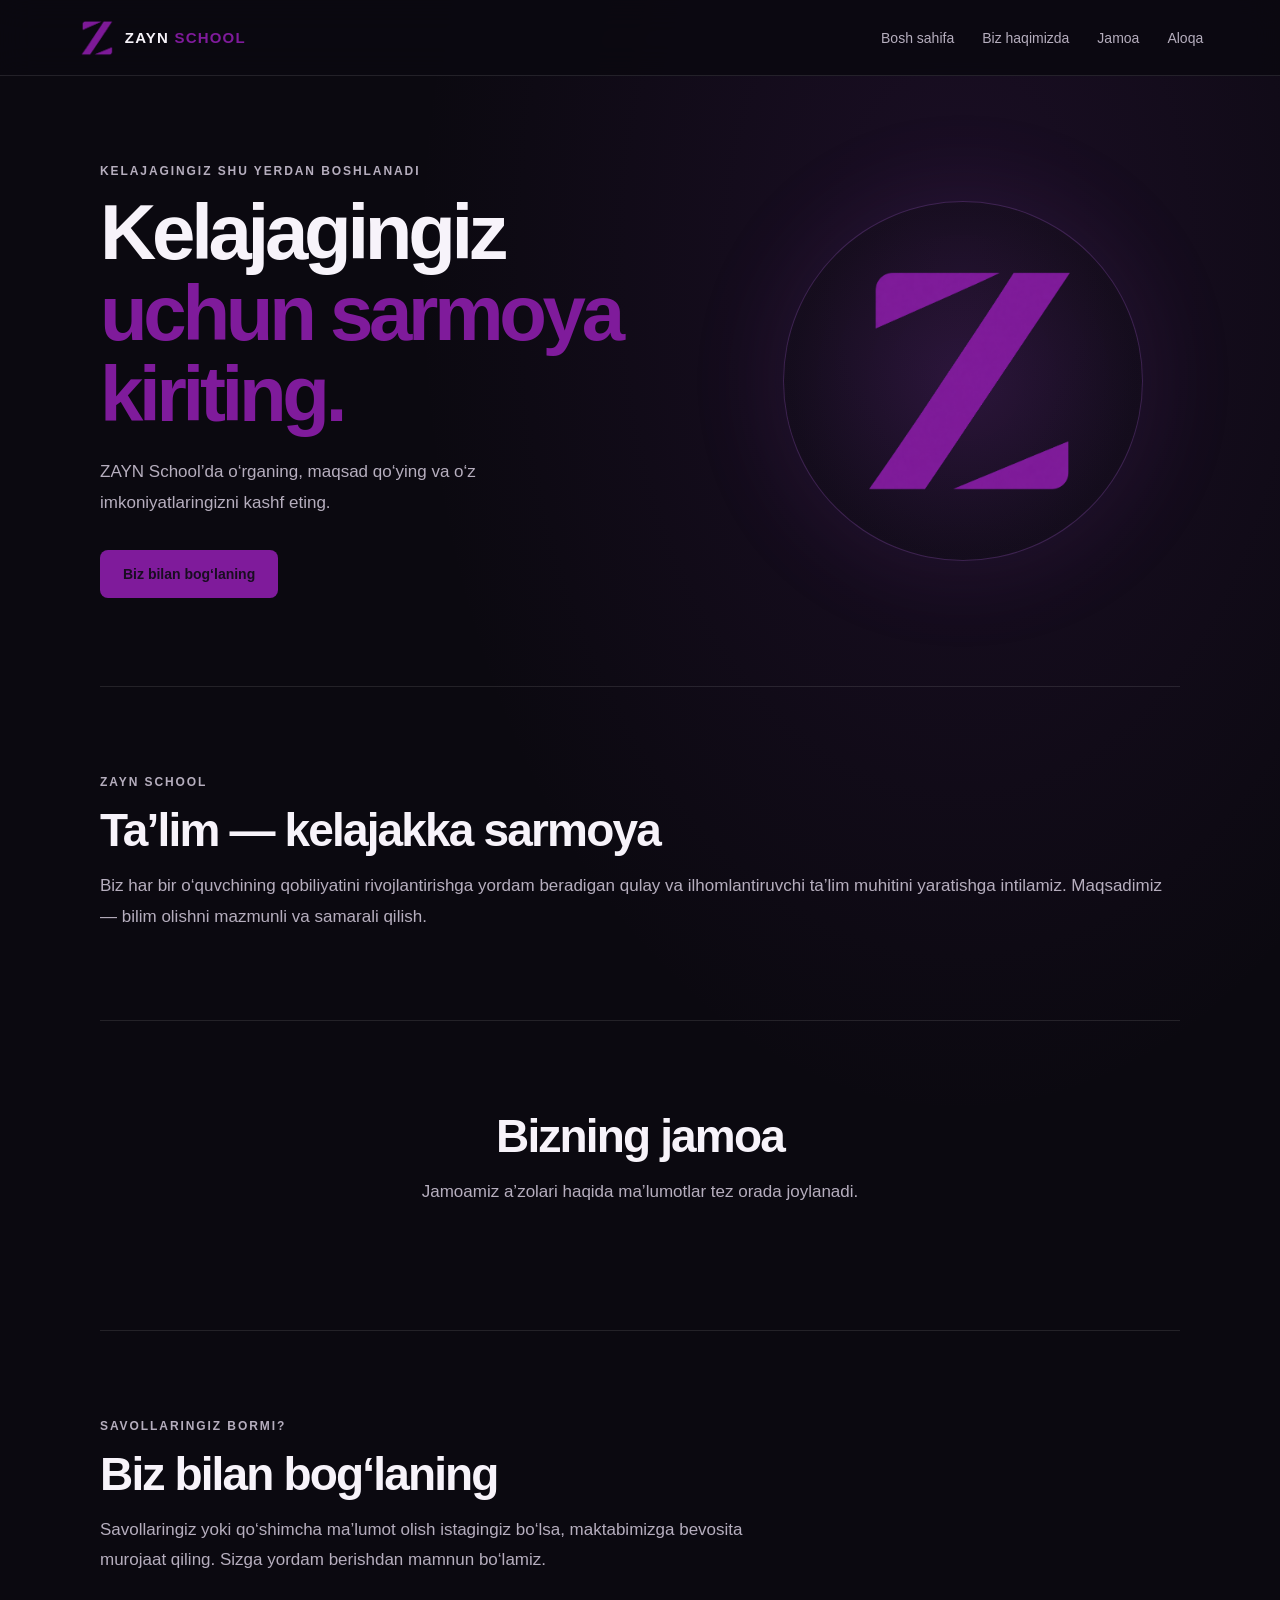
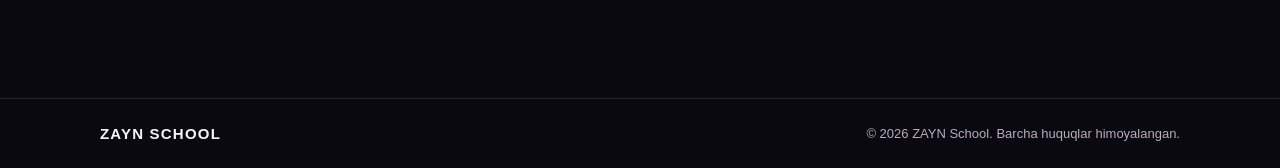
<file: index.html>
<!doctype html>
<html lang="uz">
  <head>
    <meta charset="UTF-8" />
    <meta name="viewport" content="width=device-width, initial-scale=1.0" />
    <meta
      name="description"
      content="ZAYN School — bilim va yangi imkoniyatlar sari birinchi qadam."
    />
    <meta name="theme-color" content="#0b0910" />
    <link rel="icon" href="./logo.png" type="image/png" />
    <link rel="stylesheet" href="./style.css" />
    <title>ZAYN School | Bilim sari qadam</title>
  </head>
  <body>
    <header class="site-header">
      <a class="brand" href="#home" aria-label="ZAYN School bosh sahifasi">
        <img src="./logo.png" alt="" class="brand-logo" />
        <span>ZAYN <span class="brand-accent">SCHOOL</span></span>
      </a>
      <nav class="navbar" aria-label="Asosiy navigatsiya">
        <a href="#home">Bosh sahifa</a>
        <a href="#about">Biz haqimizda</a>
        <a href="#community">Jamoa</a>
        <a href="#contact">Aloqa</a>
      </nav>
    </header>

    <main>
      <section class="hero" id="home">
        <div class="hero-content">
          <p class="eyebrow">Kelajagingiz shu yerdan boshlanadi</p>
          <h1>Kelajagingiz <span>uchun sarmoya kiriting.</span></h1>
          <p class="hero-description">
            ZAYN School’da o‘rganing, maqsad qo‘ying va o‘z imkoniyatlaringizni
            kashf eting.
          </p>
          <a class="button button-primary" href="#contact"
            >Biz bilan bog‘laning</a
          >
        </div>
        <div class="hero-mark" aria-hidden="true">
          <img src="./logo.png" alt="" />
        </div>
      </section>

      <section class="section about" id="about">
        <div class="section-heading">
          <p class="eyebrow">ZAYN School</p>
          <h2>Ta’lim — kelajakka sarmoya</h2>
        </div>
        <p class="about-copy">
          Biz har bir o‘quvchining qobiliyatini rivojlantirishga yordam
          beradigan qulay va ilhomlantiruvchi ta’lim muhitini yaratishga
          intilamiz. Maqsadimiz — bilim olishni mazmunli va samarali qilish.
        </p>
      </section>

      <section class="section teachers" id="community">
        <div class="section-heading">
          <h2>Bizning jamoa</h2>
          <p>Jamoamiz a’zolari haqida ma’lumotlar tez orada joylanadi.</p>
        </div>
      </section>

      <section class="section contact" id="contact">
        <div class="section-heading">
          <p class="eyebrow">Savollaringiz bormi?</p>
          <h2>Biz bilan bog‘laning</h2>
          <p>
            Savollaringiz yoki qo‘shimcha ma’lumot olish istagingiz bo‘lsa,
            maktabimizga bevosita murojaat qiling. Sizga yordam berishdan mamnun
            bo‘lamiz.
          </p>
        </div>
      </section>
    </main>
    <footer class="footer">
      <a class="footer-brand" href="#home">ZAYN SCHOOL</a>
      <p>
        &copy; <span id="current-year"></span> ZAYN School. Barcha huquqlar
        himoyalangan.
        <i class="bi bi-instagram"></i>
      </p>
    </footer>
    <script type="module" src="./main.js"></script>
  </body>
</html>
</file>
<file: style.css>
.teacher-card {
  display: grid;
  gap: 8px;
  padding: 26px;
  border: 1px solid var(--border);
  border-radius: 14px;
  background: linear-gradient(
    145deg,
    rgba(28, 22, 35, 0.96),
    rgba(18, 14, 23, 0.96)
  );

}
#about{
  display: block;
  justify-content: center;
  align-items: center;
}
.teacher-photo{
  width: 150px;
  height: 150px;
  object-fit: cover;
  border-radius: 8px;
}
main{
  overflow-y: hidden;
}
*::-webkit-scrollbar {
  display: none;
  width: 0;
  height: 0;
}

html,
body,
* {
  scrollbar-width: none;
  -ms-overflow-style: none;
}

:root {
  color-scheme: dark;
  font-family: Inter, "Segoe UI", Arial, sans-serif;
  color: #f7f3fa;
  background: #0b0910;
  font-synthesis: none;
  text-rendering: optimizeLegibility;
  --accent: #7F1B9B;
  --muted: #b6aebe;
  --surface: #15111b;
  --border: rgba(255, 255, 255, 0.1);
}

* {
  box-sizing: border-box;
}

html {
  scroll-behavior: smooth;
  scroll-padding-top: 90px;
}

body {
  min-width: 320px;
  margin: 0;
  background:
    radial-gradient(
      ellipse at 75% 15%,
      rgba(108, 40, 145, 0.16),
      transparent 34rem
    ),
    #0b0910;
}

a {
  color: inherit;
}

.site-header {
  position: sticky;
  z-index: 2;
  top: 0;
  display: flex;
  min-height: 76px;
  align-items: center;
  justify-content: space-between;
  gap: 24px;
  padding: 12px max(6vw, calc((100vw - 1160px) / 2));
  border-bottom: 1px solid var(--border);
  background: rgba(11, 9, 16, 0.88);
  backdrop-filter: blur(16px);
}

.brand,
.footer-brand {
  display: inline-flex;
  align-items: center;
  gap: 10px;
  font-size: 15px;
  font-weight: 800;
  letter-spacing: 0.08em;
  text-decoration: none;
}

.brand-logo {
  width: 38px;
  height: 38px;
  object-fit: contain;
}

.brand-accent {
  color: var(--accent);
}

.navbar {
  display: flex;
  flex-wrap: wrap;
  gap: 28px;
}

.navbar a {
  color: var(--muted);
  font-size: 14px;
  text-decoration: none;
  transition: color 160ms ease;
}

.navbar a:hover,
.navbar a:focus-visible {
  color: #fff;
}

.hero,
.section {
  width: min(100% - 48px, 1080px);
  margin-inline: auto;
}

.hero {
  display: grid;
  min-height: 610px;
  grid-template-columns: 1.15fr 0.85fr;
  align-items: center;
  gap: 60px;
  padding-block: 72px;
}

.hero-content {
  max-width: 620px;
}

.eyebrow {
  margin: 0 0 14px;
  color: var(--accent);
  font-size: 12px;
  font-weight: 750;
  letter-spacing: 0.16em;
  text-transform: uppercase;
  color: #b6aebe;
}

h1,
h2,
h3,
p {
  margin-top: 0;
}

h1 {
  max-width: 600px;
  margin-bottom: 22px;
  font-size: clamp(48px, 7vw, 78px);
  line-height: 1.04;
  letter-spacing: -0.055em;
}

h1 span {
  color: var(--accent);
}

.hero-description,
.section-heading > p:last-child,
.about-copy {
  color: var(--muted);
  font-size: 17px;
  line-height: 1.8;
}

.hero-description {
  max-width: 510px;
  margin-bottom: 32px;
}

.hero-mark {
  display: grid;
  width: min(100%, 360px);
  aspect-ratio: 1;
  place-items: center;
  justify-self: center;
  border: 1px solid rgba(189, 104, 242, 0.24);
  border-radius: 50%;
  background: radial-gradient(
    circle,
    rgba(150, 69, 194, 0.16),
    rgba(21, 17, 27, 0.2) 68%
  );
  box-shadow: 0 0 100px rgba(153, 69, 202, 0.13);
}

.hero-mark img {
  width: 70%;
  height: 70%;
  object-fit: contain;
}

.button {
  display: inline-flex;
  min-height: 48px;
  align-items: center;
  justify-content: center;
  padding: 0 22px;
  border: 1px solid transparent;
  border-radius: 8px;
  font: inherit;
  font-size: 14px;
  font-weight: 700;
  text-decoration: none;
  cursor: pointer;
  transition:
    transform 160ms ease,
    background 160ms ease;
}

.button:hover {
  transform: translateY(-2px);
}

.button-primary {
  color: #180d20;
  background: var(--accent);
}

.button-primary:hover {
  background: #cf8afa;
}

.section {
  padding-block: 88px;
  border-top: 1px solid var(--border);
}

.section-heading {
  max-width: 660px;
  margin-bottom: 34px;
}

.section-heading h2 {
  margin-bottom: 14px;
  font-size: clamp(32px, 5vw, 46px);
  letter-spacing: -0.04em;
}

.section-heading > p:last-child {
  margin-bottom: 0;
}

.about {
  display: grid;
  grid-template-columns: 0.9fr 1.1fr;
  align-items: center;
  gap: 64px;
}

.about .section-heading {
  margin-bottom: 0;
}

.about-copy {
  margin-bottom: 0;
}

.teachers .section-heading {
  margin-inline: auto;
  text-align: center;
}

.teacher-grid {
  display: grid;
  grid-template-columns: repeat(auto-fit, minmax(220px, 1fr));
  gap: 18px;
}

.teacher-card {
  min-height: 220px;
  padding: 26px;
  border: 1px solid var(--border);
  border-radius: 14px;
  max-width: 280px;

  background: linear-gradient(
    145deg,
    rgba(28, 22, 35, 0.96),
    rgba(18, 14, 23, 0.96)
  );
}

.teacher-avatar {
  display: grid;
  width: 54px;
  height: 54px;
  margin-bottom: 22px;
  place-items: center;
  border: 1px solid rgba(189, 104, 242, 0.35);
  border-radius: 50%;
  color: var(--accent);
  background: rgba(189, 104, 242, 0.12);
  font-size: 23px;
  font-weight: 700;
}

.teacher-card h3 {
  margin-bottom: 8px;
  font-size: 19px;
}

.teacher-card p {
  margin-bottom: 0;
  color: var(--muted);
  font-size: 14px;
  line-height: 1.7;
}

.contact {
  display: block;
}

.contact-form {
  display: grid;
  gap: 10px;
}

.contact-form label {
  margin-top: 8px;
  font-size: 14px;
  font-weight: 650;
}

.contact-form input,
.contact-form textarea {
  width: 100%;
  padding: 13px 14px;
  border: 1px solid var(--border);
  border-radius: 8px;
  outline: none;
  color: #f7f3fa;
  background: var(--surface);
  font: inherit;
}

.contact-form input[type="hidden"] {
  display: none;
}

.contact-form input:focus,
.contact-form textarea:focus {
  border-color: var(--accent);
  box-shadow: 0 0 0 3px rgba(189, 104, 242, 0.13);
}

.contact-form textarea {
  resize: vertical;
}

.contact-form button {
  justify-self: start;
  margin-top: 10px;
}

.form-status {
  min-height: 1.5em;
  margin: 2px 0 0;
  color: #d7b4ea;
  font-size: 13px;
  line-height: 1.6;
}

.footer {
  display: flex;
  flex-wrap: wrap;
  align-items: center;
  justify-content: space-between;
  gap: 16px;
  padding: 26px max(6vw, calc((100vw - 1080px) / 2));
  border-top: 1px solid var(--border);
  color: var(--muted);
  font-size: 13px;
}

.footer-brand {
  color: #f7f3fa;
}

.footer p {
  margin: 0;
}

:focus-visible {
  outline: 2px solid var(--accent);
  outline-offset: 4px;
}

@media (max-width: 700px) {
  .site-header {
    align-items: flex-start;
    flex-direction: column;
    gap: 12px;
    padding: 12px 24px;
  }

  .navbar {
    width: 100%;
    gap: 10px 20px;
  }

  .hero {
    min-height: auto;
    grid-template-columns: 1fr;
    gap: 44px;
    padding-block: 72px;
  }

  .hero-mark {
    width: min(70vw, 280px);
  }

  .section {
    padding-block: 64px;
  }

  .about,
  .contact {
    grid-template-columns: 1fr;
    gap: 24px;
  }
}

@media (prefers-reduced-motion: reduce) {
  *,
  *::before,
  *::after {
    scroll-behavior: auto !important;
    transition-duration: 0.01ms !important;
  }
}
</file>
